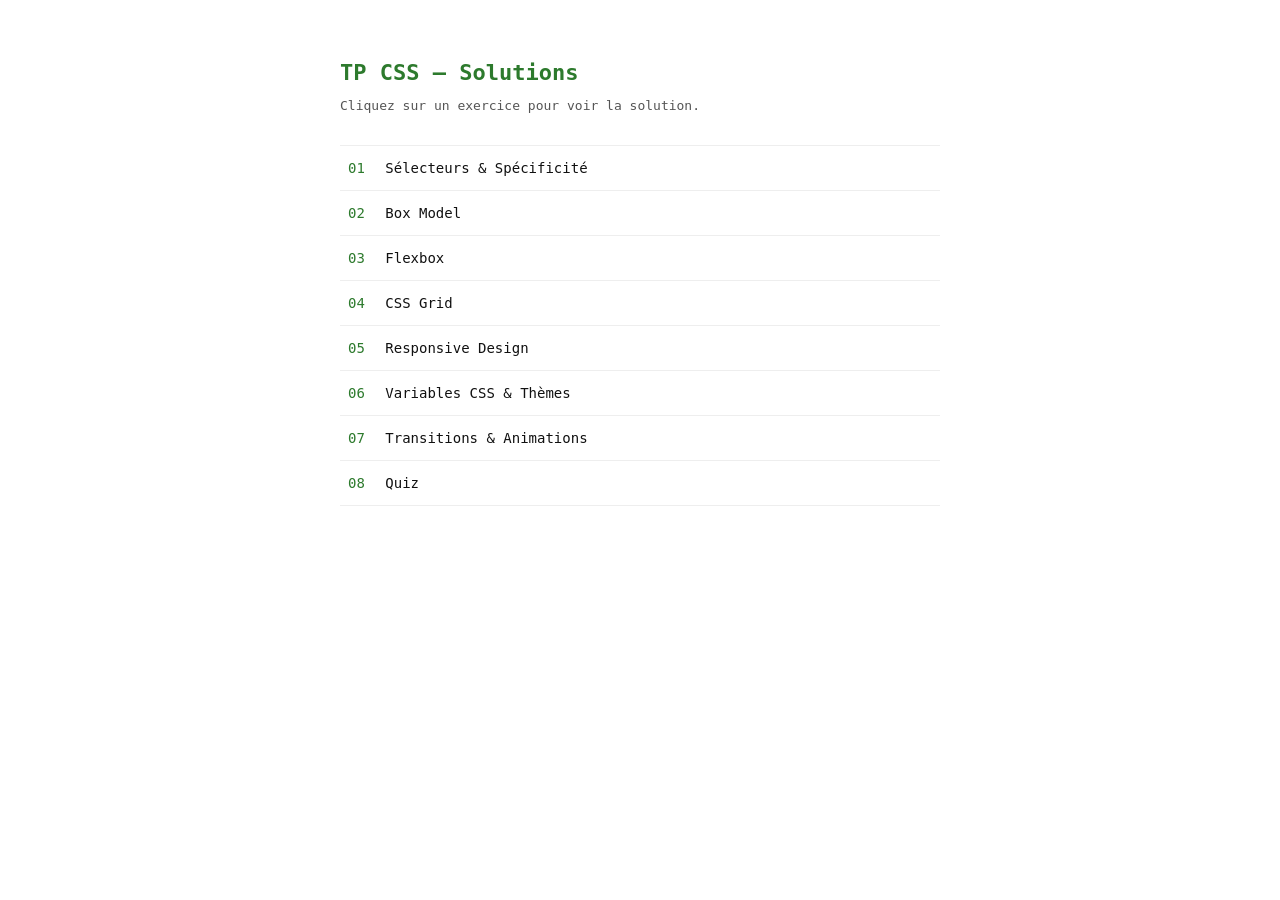
<file: index.html>
<!DOCTYPE html>
<html lang="fr">
<head>
  <meta charset="UTF-8">
  <title>TP CSS</title>
  <style>
    body {
      font-family: monospace;
      background: #fff;
      color: #111;
      max-width: 600px;
      margin: 60px auto;
      padding: 0 20px;
    }
    h1 { color: #2d7a2d; font-size: 22px; margin-bottom: 4px; }
    p  { color: #555; font-size: 13px; margin-bottom: 32px; }
    ul { list-style: none; padding: 0; }
    li { border-bottom: 1px solid #eee; }
    li:first-child { border-top: 1px solid #eee; }
    a {
      display: block;
      padding: 14px 8px;
      text-decoration: none;
      color: #111;
      font-size: 14px;
      transition: color .15s;
    }
    a:hover { 
    color: #2d7a2d; 
    }
    .num { 
    color: #2d7a2d; margin-right: 12px; 
    }
  </style>
</head>
<body>
  <h1>TP CSS — Solutions</h1>
  <p>Cliquez sur un exercice pour voir la solution.</p>
  <ul>
    <li><a href="exercice1/index.html"><span class="num">01</span> Sélecteurs &amp; Spécificité</a></li>
    <li><a href="exercice2/index.html"><span class="num">02</span> Box Model</a></li>
    <li><a href="exercice3/index.html"><span class="num">03</span> Flexbox</a></li>
    <li><a href="exercice4/index.html"><span class="num">04</span> CSS Grid</a></li>
    <li><a href="exercice5/index.html"><span class="num">05</span> Responsive Design</a></li>
    <li><a href="exercice6/index.html"><span class="num">06</span> Variables CSS &amp; Thèmes</a></li>
    <li><a href="exercice7/index.html"><span class="num">07</span> Transitions &amp; Animations</a></li>
    <li><a href="exercice8/index.html"><span class="num">08</span> Quiz</a></li>
  </ul>
</body>
</html>
</file>
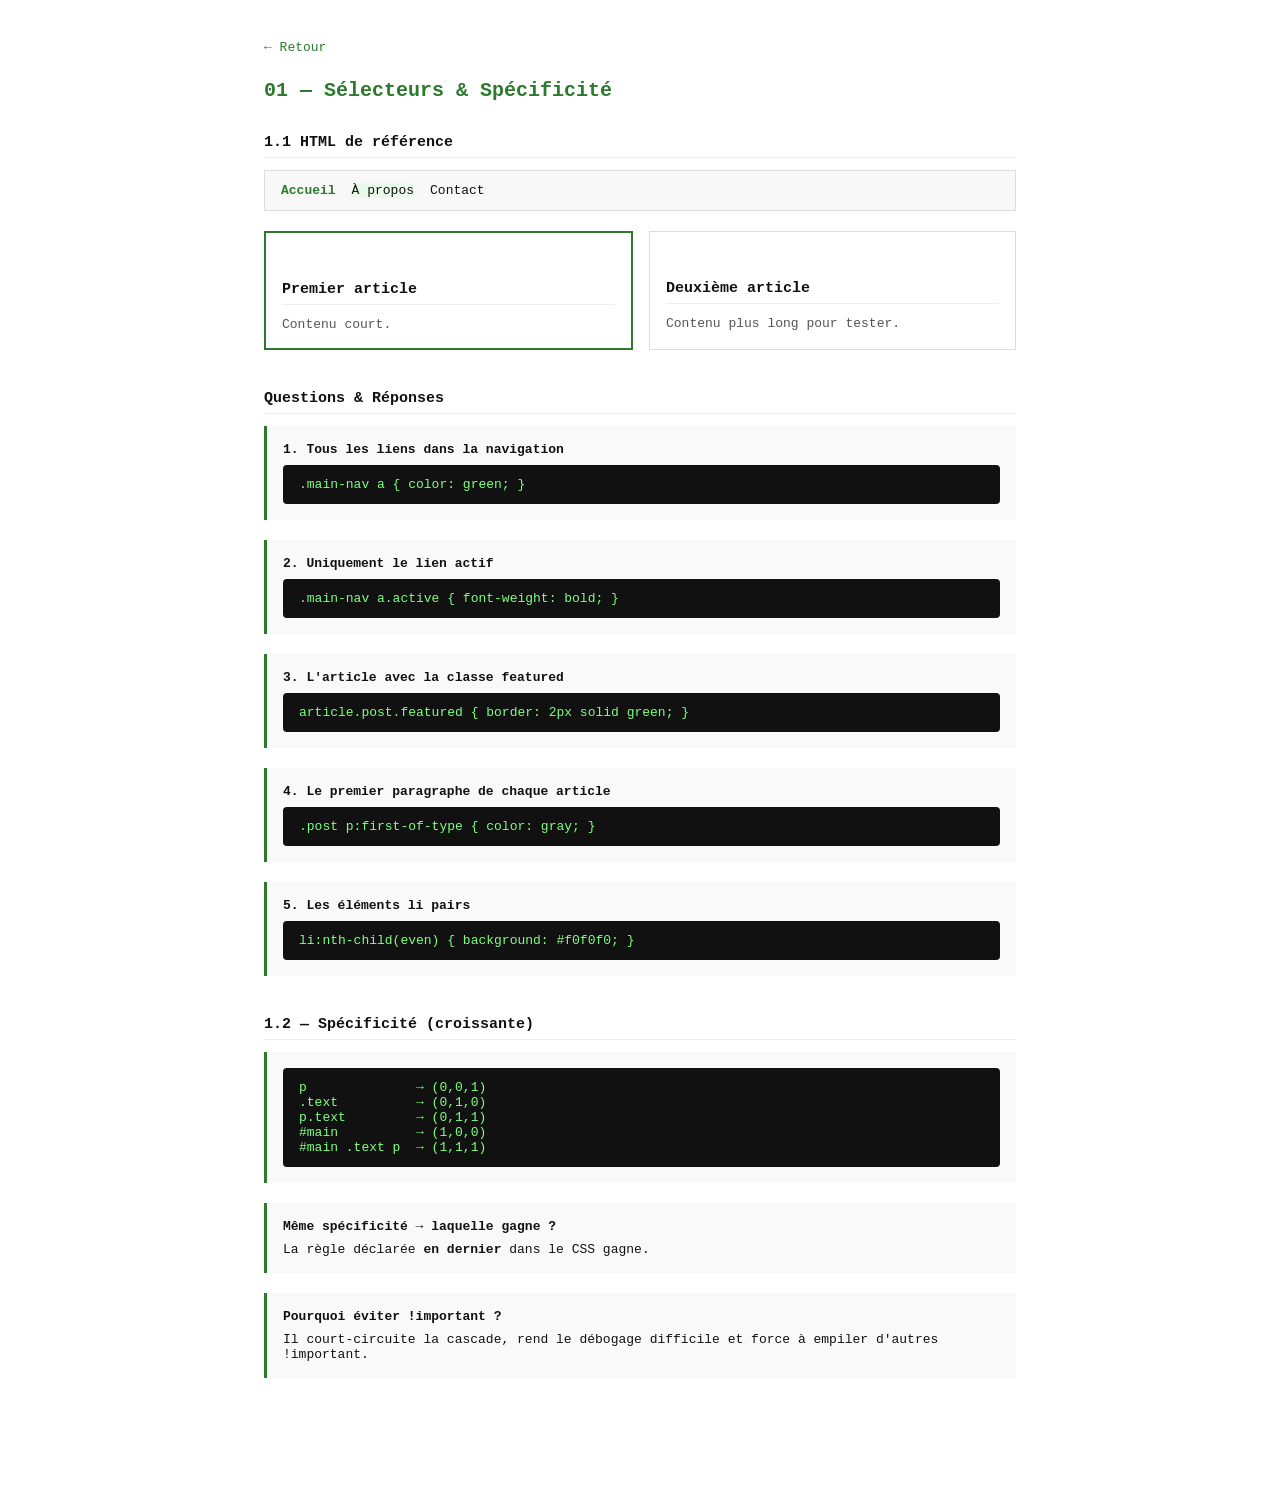
<file: exercice1/index.html>
<!DOCTYPE html>
<html lang="fr">
<head>
  <meta charset="UTF-8">
  <title>Ex 01 — Sélecteurs & Spécificité</title>
  <link rel="stylesheet" href="css/style.css">
</head>
<body>

  <a href="../index.html" class="back">← Retour</a>
  <h1>01 — Sélecteurs &amp; Spécificité</h1>

  <h2>1.1 HTML de référence</h2>

  <nav class="main-nav">
    <ul>
      <li><a href="/" class="active">Accueil</a></li>
      <li><a href="/about">À propos</a></li>
      <li><a href="/contact">Contact</a></li>
    </ul>
  </nav>

  <main>
    <article class="post featured">
      <h2>Premier article</h2>
      <p>Contenu court.</p>
    </article>
    <article class="post">
      <h2>Deuxième article</h2>
      <p>Contenu plus long pour tester.</p>
    </article>
  </main>

  <section class="questions">
    <h2>Questions &amp; Réponses</h2>

    <div class="qa">
      <p class="q">1. Tous les liens dans la navigation</p>
      <pre>.main-nav a { color: green; }</pre>
    </div>

    <div class="qa">
      <p class="q">2. Uniquement le lien actif</p>
      <pre>.main-nav a.active { font-weight: bold; }</pre>
    </div>

    <div class="qa">
      <p class="q">3. L'article avec la classe featured</p>
      <pre>article.post.featured { border: 2px solid green; }</pre>
    </div>

    <div class="qa">
      <p class="q">4. Le premier paragraphe de chaque article</p>
      <pre>.post p:first-of-type { color: gray; }</pre>
    </div>

    <div class="qa">
      <p class="q">5. Les éléments li pairs</p>
      <pre>li:nth-child(even) { background: #f0f0f0; }</pre>
    </div>
  </section>

  <section class="questions">
    <h2>1.2 — Spécificité (croissante)</h2>

    <div class="qa">
      <pre>p              → (0,0,1)
.text          → (0,1,0)
p.text         → (0,1,1)
#main          → (1,0,0)
#main .text p  → (1,1,1)</pre>
    </div>

    <div class="qa">
      <p class="q">Même spécificité → laquelle gagne ?</p>
      <p>La règle déclarée <strong>en dernier</strong> dans le CSS gagne.</p>
    </div>

    <div class="qa">
      <p class="q">Pourquoi éviter !important ?</p>
      <p>Il court-circuite la cascade, rend le débogage difficile et force à empiler d'autres <code>!important</code>.</p>
    </div>
  </section>

</body>
</html>
</file>
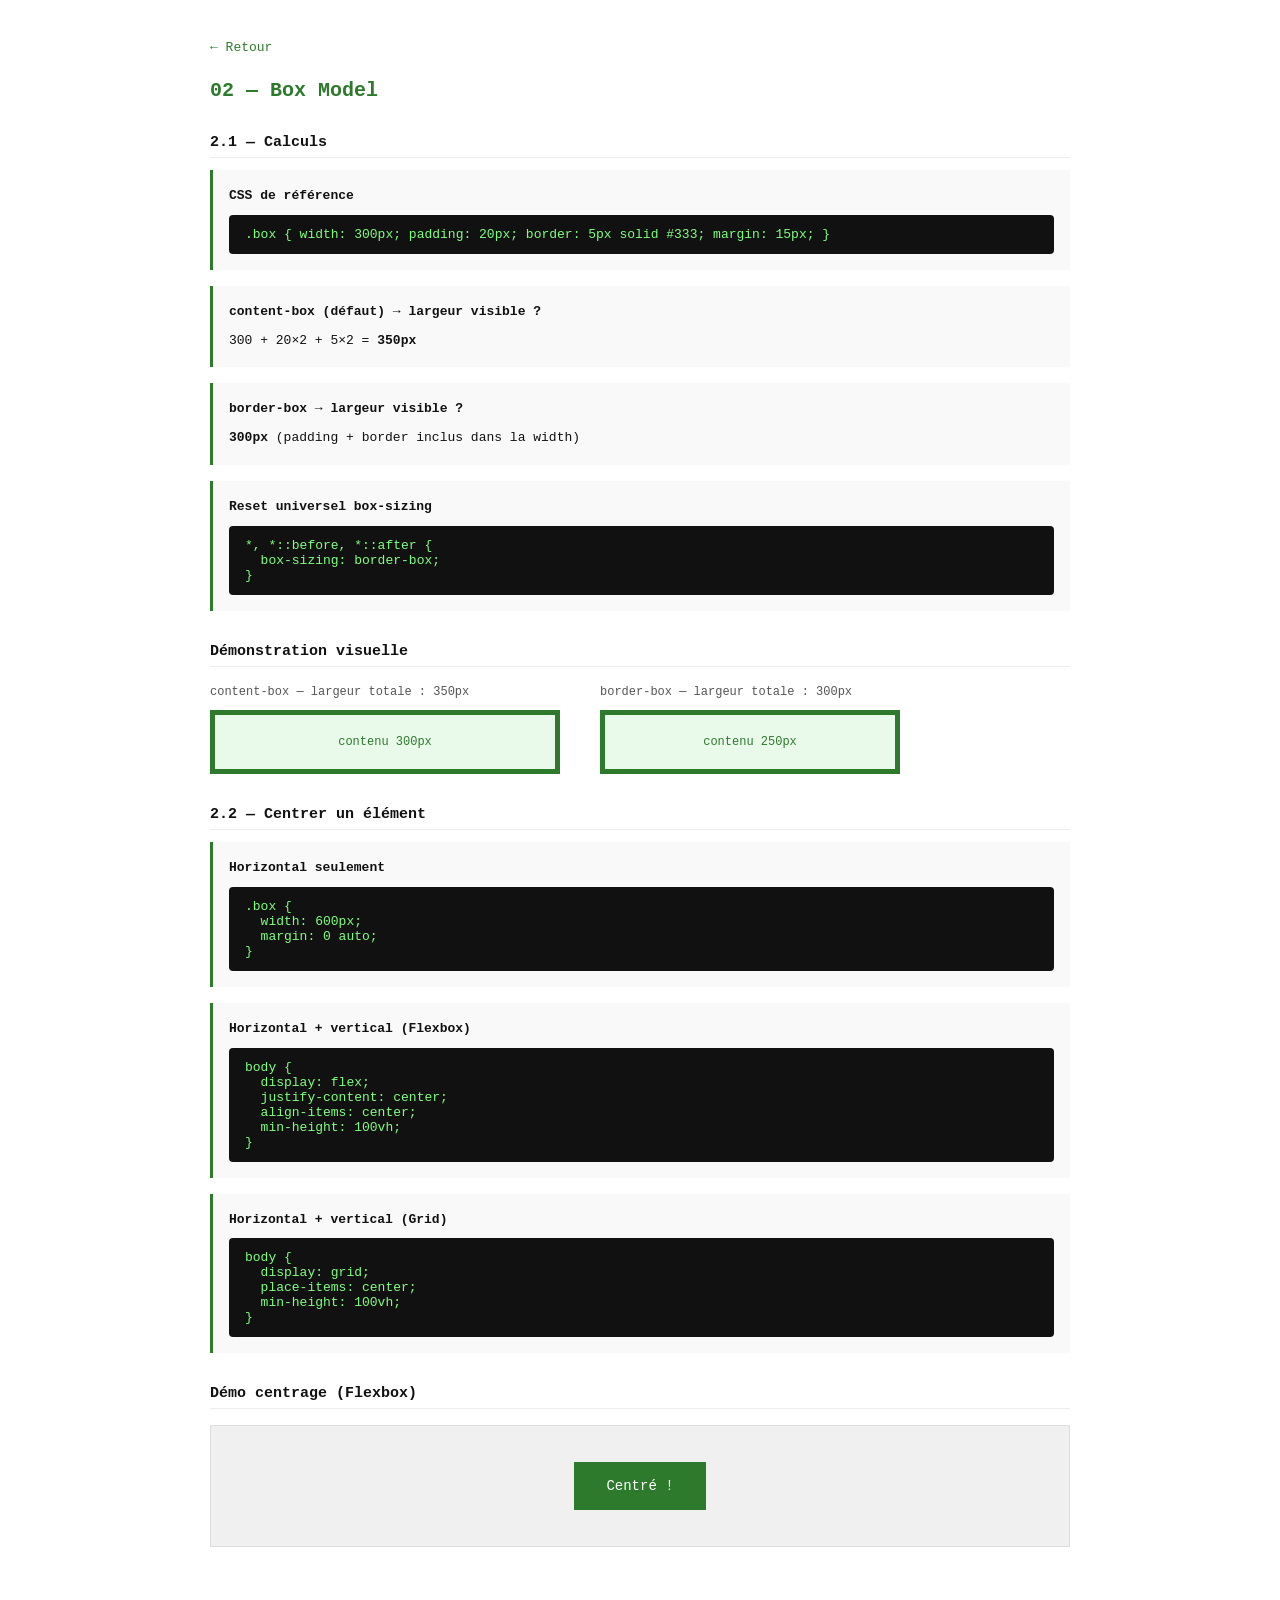
<file: exercice2/index.html>
<!DOCTYPE html>
<html lang="fr">
<head>
  <meta charset="UTF-8">
  <title>Ex 02 — Box Model</title>
  <link rel="stylesheet" href="css/style.css">
</head>
<body>

  <a href="../index.html" class="back">← Retour</a>
  <h1>02 — Box Model</h1>

  <h2>2.1 — Calculs</h2>

  <div class="questions">
    <div class="qa">
      <p class="q">CSS de référence</p>
      <pre>.box { width: 300px; padding: 20px; border: 5px solid #333; margin: 15px; }</pre>
    </div>

    <div class="qa">
      <p class="q">content-box (défaut) → largeur visible ?</p>
      <p>300 + 20×2 + 5×2 = <strong>350px</strong></p>
    </div>

    <div class="qa">
      <p class="q">border-box → largeur visible ?</p>
      <p><strong>300px</strong> (padding + border inclus dans la width)</p>
    </div>

    <div class="qa">
      <p class="q">Reset universel box-sizing</p>
      <pre>*, *::before, *::after {
  box-sizing: border-box;
}</pre>
    </div>
  </div>

  <h2>Démonstration visuelle</h2>

  <div class="demo-row">
    <div>
      <p class="label">content-box — largeur totale : 350px</p>
      <div class="box content-box-demo">contenu 300px</div>
    </div>
    <div>
      <p class="label">border-box — largeur totale : 300px</p>
      <div class="box border-box-demo">contenu 250px</div>
    </div>
  </div>

  <h2>2.2 — Centrer un élément</h2>

  <div class="questions">
    <div class="qa">
      <p class="q">Horizontal seulement</p>
      <pre>.box {
  width: 600px;
  margin: 0 auto;
}</pre>
    </div>

    <div class="qa">
      <p class="q">Horizontal + vertical (Flexbox)</p>
      <pre>body {
  display: flex;
  justify-content: center;
  align-items: center;
  min-height: 100vh;
}</pre>
    </div>

    <div class="qa">
      <p class="q">Horizontal + vertical (Grid)</p>
      <pre>body {
  display: grid;
  place-items: center;
  min-height: 100vh;
}</pre>
    </div>
  </div>

  <h2>Démo centrage (Flexbox)</h2>
  <div class="center-demo">
    <div class="centered-box">Centré !</div>
  </div>

</body>
</html>
</file>
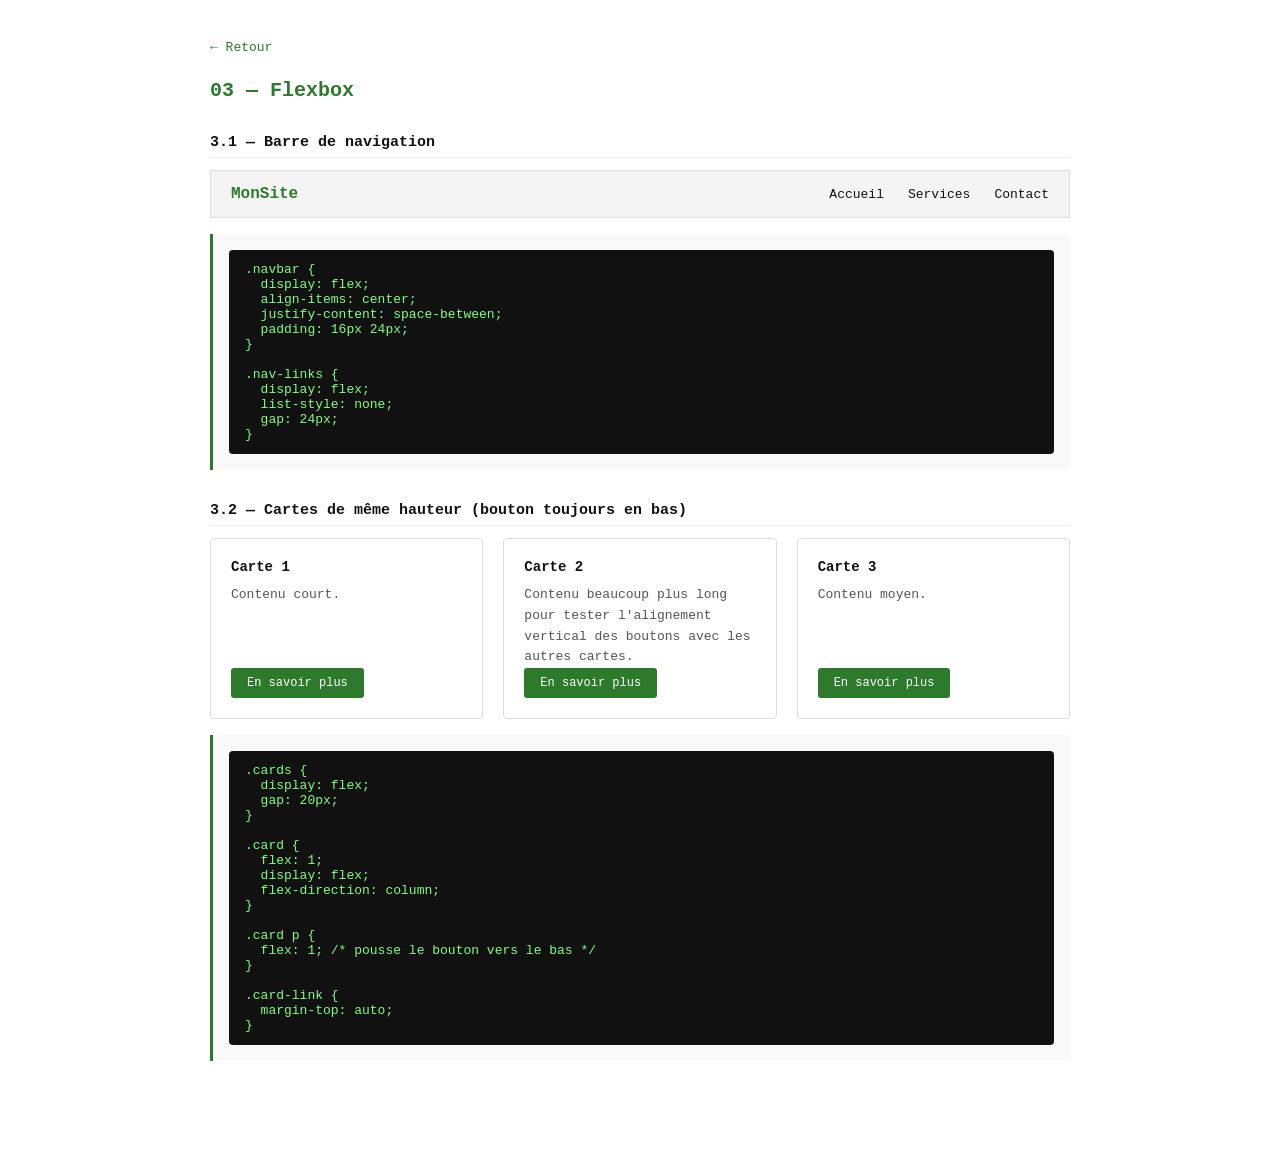
<file: exercice3/index.html>
<!DOCTYPE html>
<html lang="fr">
<head>
  <meta charset="UTF-8">
  <title>Ex 03 — Flexbox</title>
  <link rel="stylesheet" href="css/style.css">
</head>
<body>

  <a href="../index.html" class="back">← Retour</a>
  <h1>03 — Flexbox</h1>

  <h2>3.1 — Barre de navigation</h2>

  <nav class="navbar">
    <div class="logo">MonSite</div>
    <ul class="nav-links">
      <li><a href="#">Accueil</a></li>
      <li><a href="#">Services</a></li>
      <li><a href="#">Contact</a></li>
    </ul>
  </nav>

  <div class="questions" style="margin-top:16px;">
    <div class="qa">
      <pre>.navbar {
  display: flex;
  align-items: center;
  justify-content: space-between;
  padding: 16px 24px;
}

.nav-links {
  display: flex;
  list-style: none;
  gap: 24px;
}</pre>
    </div>
  </div>

  <h2>3.2 — Cartes de même hauteur (bouton toujours en bas)</h2>

  <div class="cards">
    <div class="card">
      <h3>Carte 1</h3>
      <p>Contenu court.</p>
      <a href="#" class="card-link">En savoir plus</a>
    </div>
    <div class="card">
      <h3>Carte 2</h3>
      <p>Contenu beaucoup plus long pour tester l'alignement vertical des boutons avec les autres cartes.</p>
      <a href="#" class="card-link">En savoir plus</a>
    </div>
    <div class="card">
      <h3>Carte 3</h3>
      <p>Contenu moyen.</p>
      <a href="#" class="card-link">En savoir plus</a>
    </div>
  </div>

  <div class="questions" style="margin-top:16px;">
    <div class="qa">
      <pre>.cards {
  display: flex;
  gap: 20px;
}

.card {
  flex: 1;
  display: flex;
  flex-direction: column;
}

.card p {
  flex: 1; /* pousse le bouton vers le bas */
}

.card-link {
  margin-top: auto;
}</pre>
    </div>
  </div>

</body>
</html>
</file>
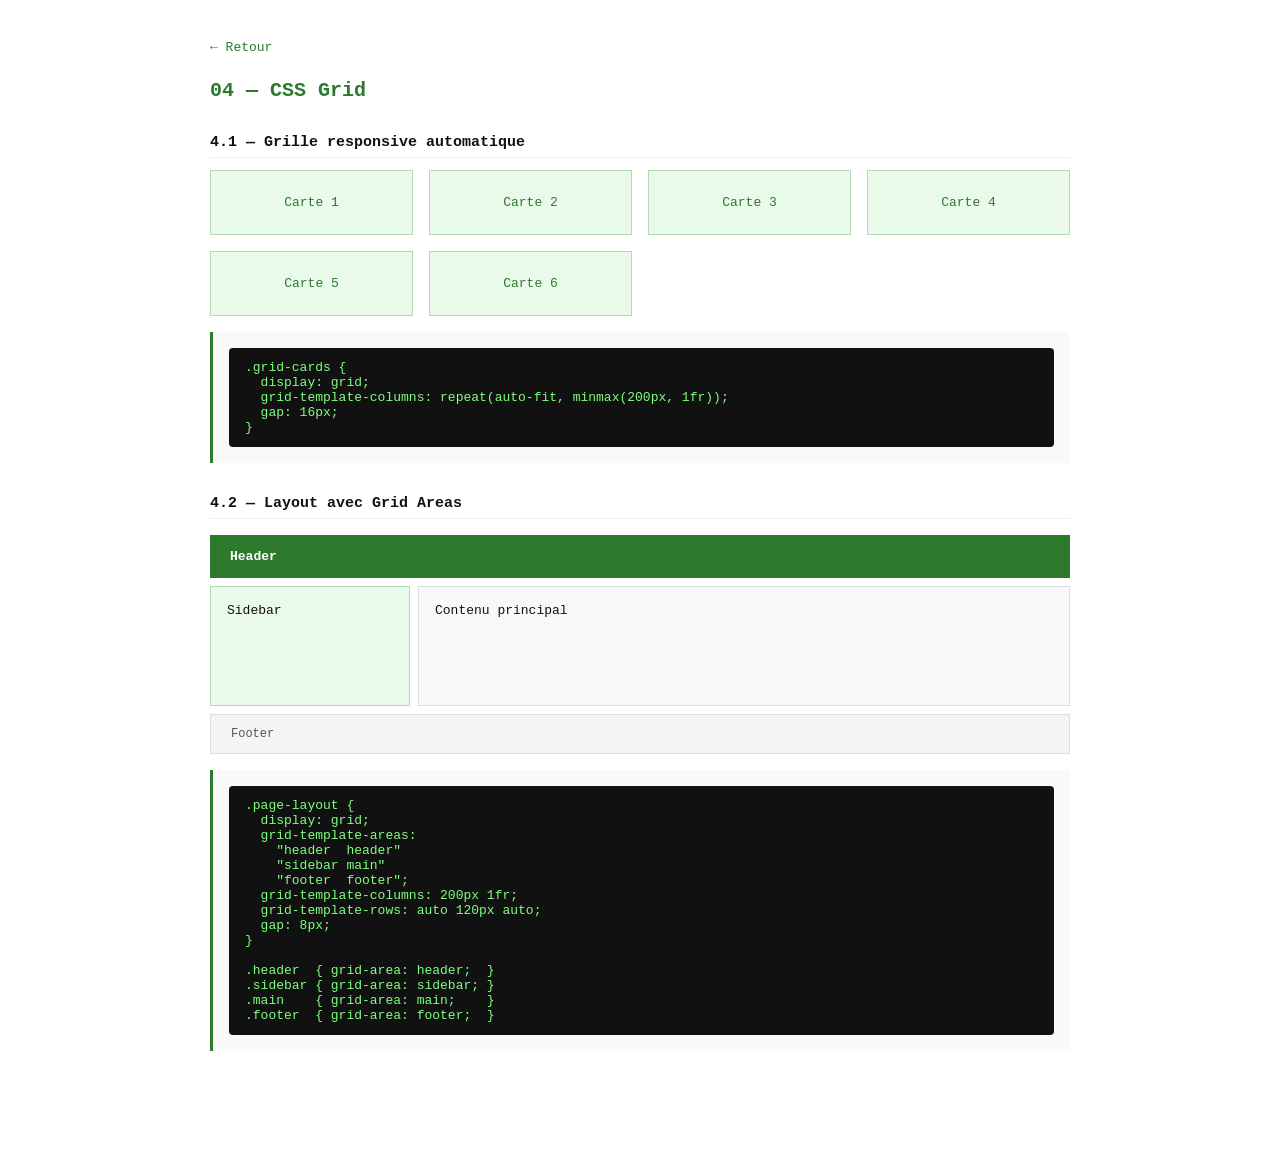
<file: exercice4/index.html>
<!DOCTYPE html>
<html lang="fr">
<head>
  <meta charset="UTF-8">
  <title>Ex 04 — CSS Grid</title>
  <link rel="stylesheet" href="css/style.css">
</head>
<body>

  <a href="../index.html" class="back">← Retour</a>
  <h1>04 — CSS Grid</h1>

  <h2>4.1 — Grille responsive automatique</h2>

  <div class="grid-cards">
    <div class="card">Carte 1</div>
    <div class="card">Carte 2</div>
    <div class="card">Carte 3</div>
    <div class="card">Carte 4</div>
    <div class="card">Carte 5</div>
    <div class="card">Carte 6</div>
  </div>

  <div class="questions" style="margin-top:16px;">
    <div class="qa">
      <pre>.grid-cards {
  display: grid;
  grid-template-columns: repeat(auto-fit, minmax(200px, 1fr));
  gap: 16px;
}</pre>
    </div>
  </div>

  <h2>4.2 — Layout avec Grid Areas</h2>

  <div class="page-layout">
    <header class="header">Header</header>
    <nav class="sidebar">Sidebar</nav>
    <main class="main">Contenu principal</main>
    <footer class="footer">Footer</footer>
  </div>

  <div class="questions" style="margin-top:16px;">
    <div class="qa">
      <pre>.page-layout {
  display: grid;
  grid-template-areas:
    "header  header"
    "sidebar main"
    "footer  footer";
  grid-template-columns: 200px 1fr;
  grid-template-rows: auto 120px auto;
  gap: 8px;
}

.header  { grid-area: header;  }
.sidebar { grid-area: sidebar; }
.main    { grid-area: main;    }
.footer  { grid-area: footer;  }</pre>
    </div>
  </div>

</body>
</html>
</file>
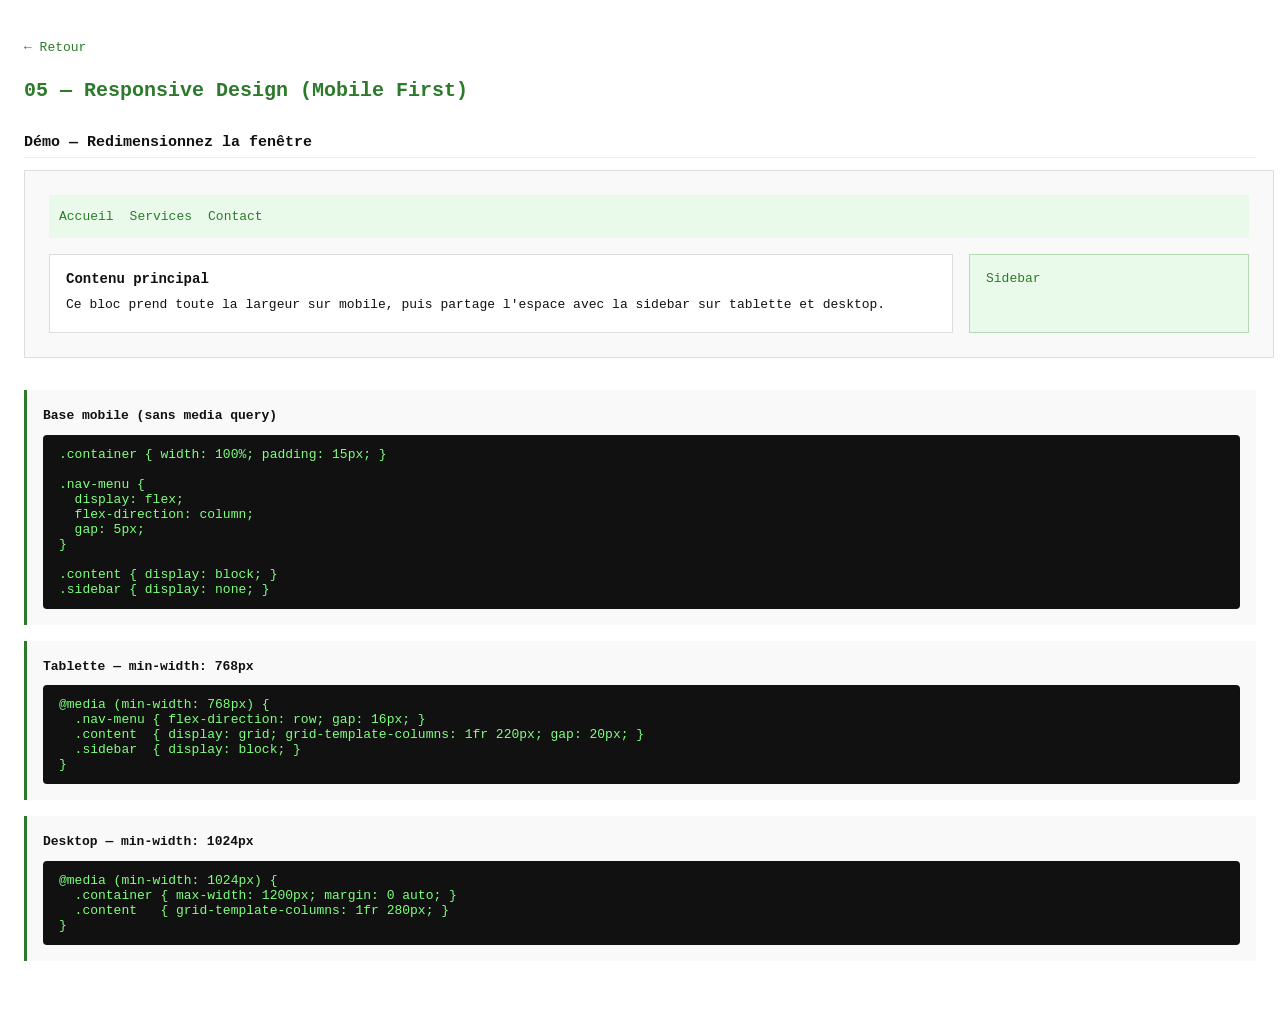
<file: exercice5/index.html>
<!DOCTYPE html>
<html lang="fr">
<head>
  <meta charset="UTF-8">
  <title>Ex 05 — Responsive Design</title>
  <link rel="stylesheet" href="css/style.css">
</head>
<body>

  <a href="../index.html" class="back">← Retour</a>
  <h1>05 — Responsive Design (Mobile First)</h1>

  <h2>Démo — Redimensionnez la fenêtre</h2>

  <div class="container">
    <nav class="nav-menu">
      <a href="#">Accueil</a>
      <a href="#">Services</a>
      <a href="#">Contact</a>
    </nav>
    <div class="content">
      <div class="main-content">
        <h3>Contenu principal</h3>
        <p>Ce bloc prend toute la largeur sur mobile, puis partage l'espace avec la sidebar sur tablette et desktop.</p>
      </div>
      <aside class="sidebar">Sidebar</aside>
    </div>
  </div>

  <div class="questions" style="margin-top:32px;">
    <div class="qa">
      <p class="q">Base mobile (sans media query)</p>
      <pre>.container { width: 100%; padding: 15px; }

.nav-menu {
  display: flex;
  flex-direction: column;
  gap: 5px;
}

.content { display: block; }
.sidebar { display: none; }</pre>
    </div>

    <div class="qa">
      <p class="q">Tablette — min-width: 768px</p>
      <pre>@media (min-width: 768px) {
  .nav-menu { flex-direction: row; gap: 16px; }
  .content  { display: grid; grid-template-columns: 1fr 220px; gap: 20px; }
  .sidebar  { display: block; }
}</pre>
    </div>

    <div class="qa">
      <p class="q">Desktop — min-width: 1024px</p>
      <pre>@media (min-width: 1024px) {
  .container { max-width: 1200px; margin: 0 auto; }
  .content   { grid-template-columns: 1fr 280px; }
}</pre>
    </div>
  </div>

</body>
</html>
</file>
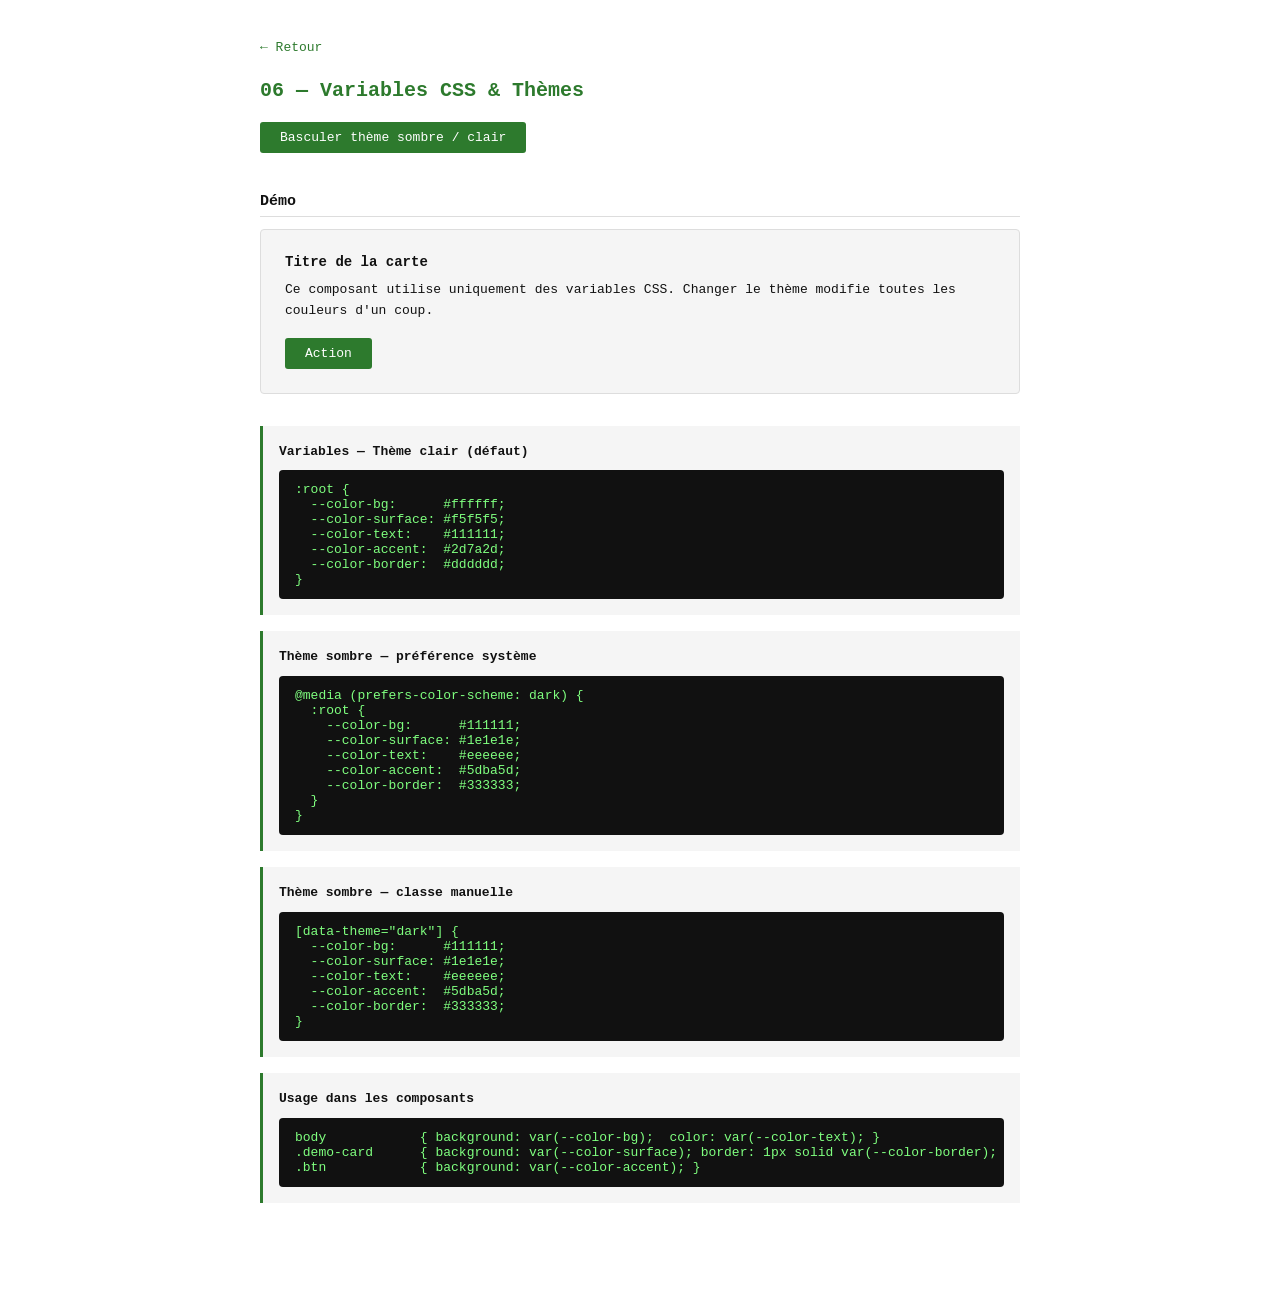
<file: exercice6/index.html>
<!DOCTYPE html>
<html lang="fr" data-theme="light">
<head>
  <meta charset="UTF-8">
  <title>Ex 06 — Variables CSS</title>
  <link rel="stylesheet" href="css/style.css">
</head>
<body>

  <a href="../index.html" class="back">← Retour</a>
  <h1>06 — Variables CSS &amp; Thèmes</h1>

  <button id="toggle">Basculer thème sombre / clair</button>

  <h2>Démo</h2>

  <div class="demo-card">
    <h3>Titre de la carte</h3>
    <p>Ce composant utilise uniquement des variables CSS. Changer le thème modifie toutes les couleurs d'un coup.</p>
    <a href="#" class="btn">Action</a>
  </div>

  <div class="questions" style="margin-top:32px;">
    <div class="qa">
      <p class="q">Variables — Thème clair (défaut)</p>
      <pre>:root {
  --color-bg:      #ffffff;
  --color-surface: #f5f5f5;
  --color-text:    #111111;
  --color-accent:  #2d7a2d;
  --color-border:  #dddddd;
}</pre>
    </div>

    <div class="qa">
      <p class="q">Thème sombre — préférence système</p>
      <pre>@media (prefers-color-scheme: dark) {
  :root {
    --color-bg:      #111111;
    --color-surface: #1e1e1e;
    --color-text:    #eeeeee;
    --color-accent:  #5dba5d;
    --color-border:  #333333;
  }
}</pre>
    </div>

    <div class="qa">
      <p class="q">Thème sombre — classe manuelle</p>
      <pre>[data-theme="dark"] {
  --color-bg:      #111111;
  --color-surface: #1e1e1e;
  --color-text:    #eeeeee;
  --color-accent:  #5dba5d;
  --color-border:  #333333;
}</pre>
    </div>

    <div class="qa">
      <p class="q">Usage dans les composants</p>
      <pre>body            { background: var(--color-bg);  color: var(--color-text); }
.demo-card      { background: var(--color-surface); border: 1px solid var(--color-border); }
.btn            { background: var(--color-accent); }</pre>
    </div>
  </div>


</body>
</html>
</file>
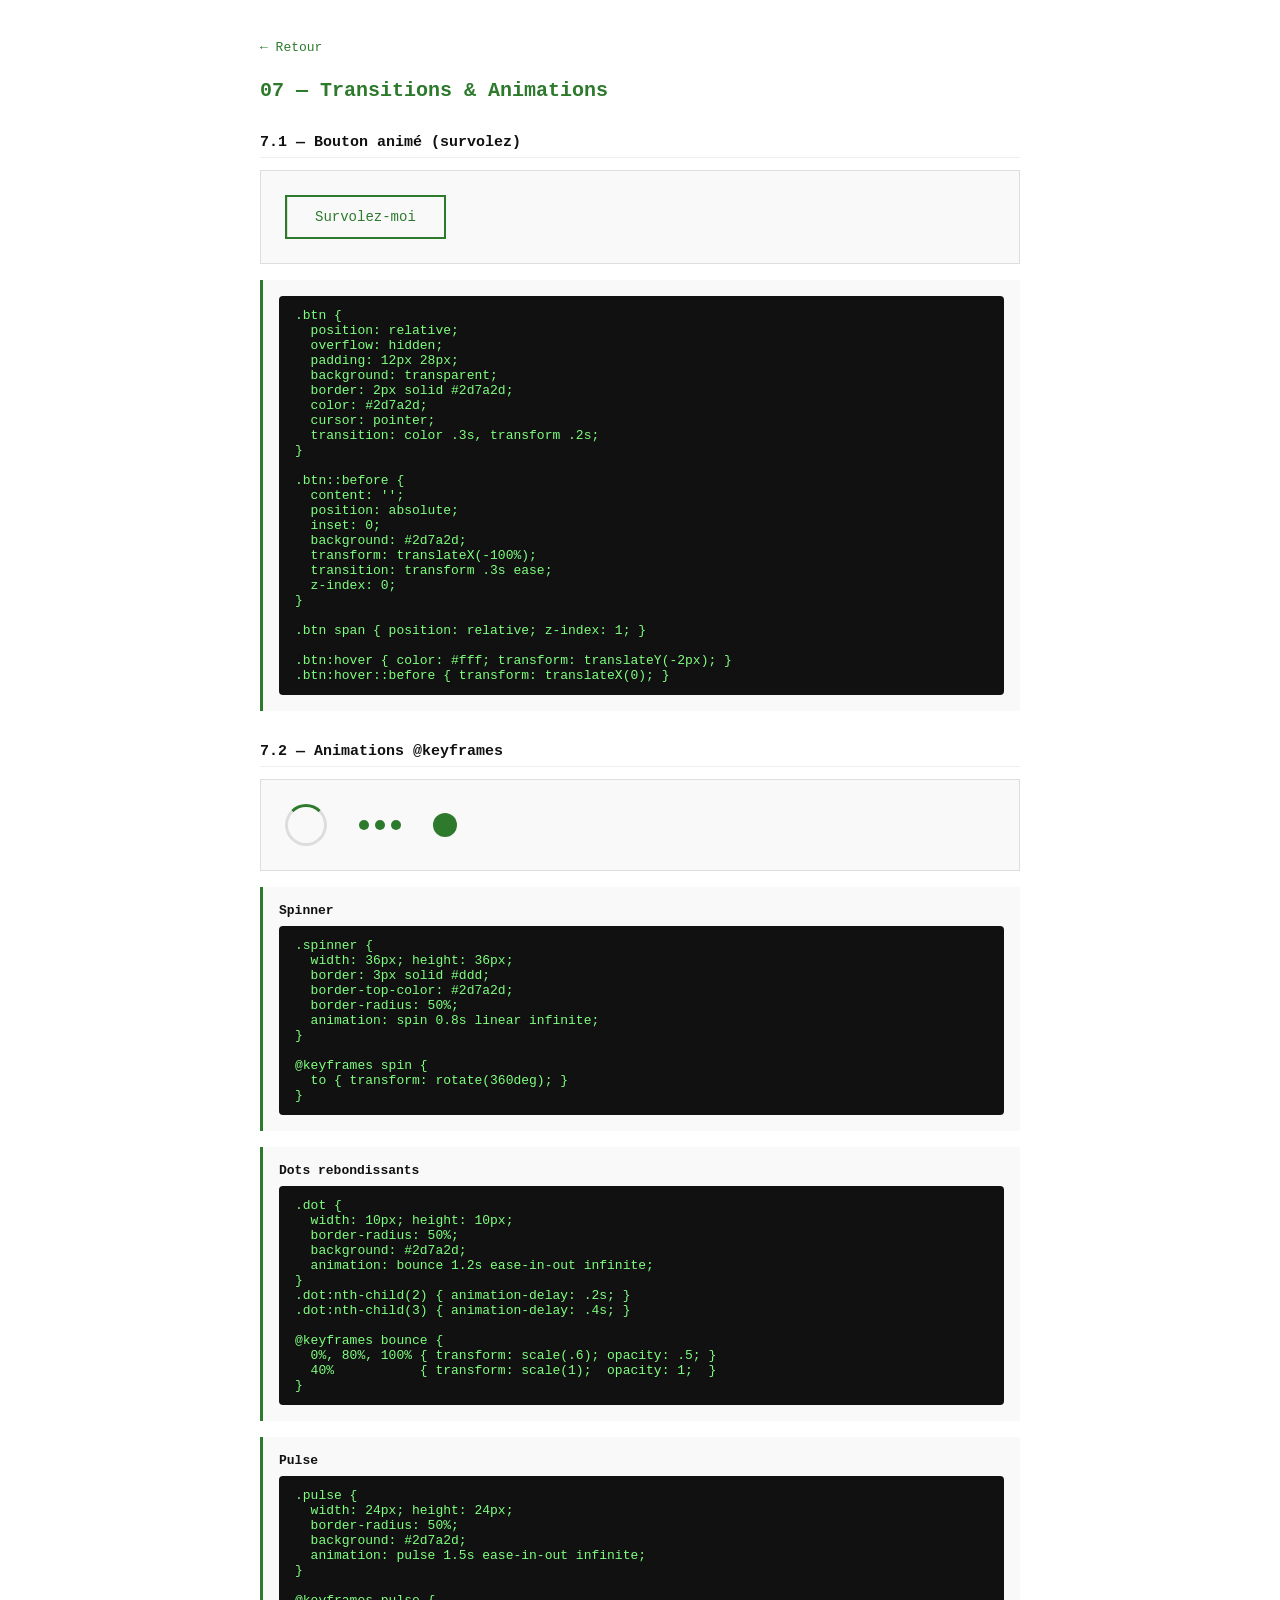
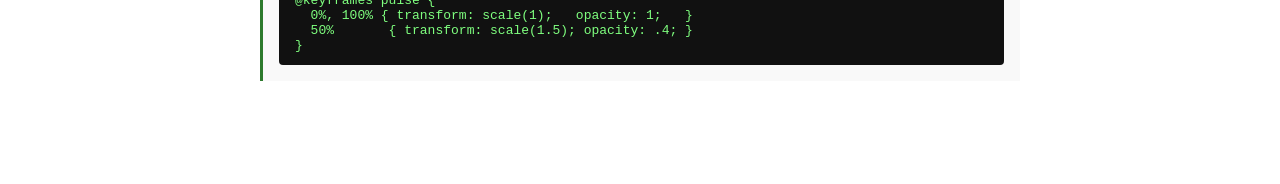
<file: exercice7/index.html>
<!DOCTYPE html>
<html lang="fr">
<head>
  <meta charset="UTF-8">
  <title>Ex 07 — Transitions & Animations</title>
  <link rel="stylesheet" href="css/style.css">
</head>
<body>

  <a href="../index.html" class="back">← Retour</a>
  <h1>07 — Transitions &amp; Animations</h1>

  <h2>7.1 — Bouton animé (survolez)</h2>

  <div class="demo-zone">
    <button class="btn"><span>Survolez-moi</span></button>
  </div>

  <div class="questions" style="margin-top:16px;">
    <div class="qa">
      <pre>.btn {
  position: relative;
  overflow: hidden;
  padding: 12px 28px;
  background: transparent;
  border: 2px solid #2d7a2d;
  color: #2d7a2d;
  cursor: pointer;
  transition: color .3s, transform .2s;
}

.btn::before {
  content: '';
  position: absolute;
  inset: 0;
  background: #2d7a2d;
  transform: translateX(-100%);
  transition: transform .3s ease;
  z-index: 0;
}

.btn span { position: relative; z-index: 1; }

.btn:hover { color: #fff; transform: translateY(-2px); }
.btn:hover::before { transform: translateX(0); }</pre>
    </div>
  </div>

  <h2>7.2 — Animations @keyframes</h2>

  <div class="demo-zone">
    <div class="spinner"></div>

    <div class="dots">
      <div class="dot"></div>
      <div class="dot"></div>
      <div class="dot"></div>
    </div>

    <div class="pulse"></div>
  </div>

  <div class="questions" style="margin-top:16px;">
    <div class="qa">
      <p class="q">Spinner</p>
      <pre>.spinner {
  width: 36px; height: 36px;
  border: 3px solid #ddd;
  border-top-color: #2d7a2d;
  border-radius: 50%;
  animation: spin 0.8s linear infinite;
}

@keyframes spin {
  to { transform: rotate(360deg); }
}</pre>
    </div>

    <div class="qa">
      <p class="q">Dots rebondissants</p>
      <pre>.dot {
  width: 10px; height: 10px;
  border-radius: 50%;
  background: #2d7a2d;
  animation: bounce 1.2s ease-in-out infinite;
}
.dot:nth-child(2) { animation-delay: .2s; }
.dot:nth-child(3) { animation-delay: .4s; }

@keyframes bounce {
  0%, 80%, 100% { transform: scale(.6); opacity: .5; }
  40%           { transform: scale(1);  opacity: 1;  }
}</pre>
    </div>

    <div class="qa">
      <p class="q">Pulse</p>
      <pre>.pulse {
  width: 24px; height: 24px;
  border-radius: 50%;
  background: #2d7a2d;
  animation: pulse 1.5s ease-in-out infinite;
}

@keyframes pulse {
  0%, 100% { transform: scale(1);   opacity: 1;   }
  50%       { transform: scale(1.5); opacity: .4; }
}</pre>
    </div>
  </div>

</body>
</html>
</file>
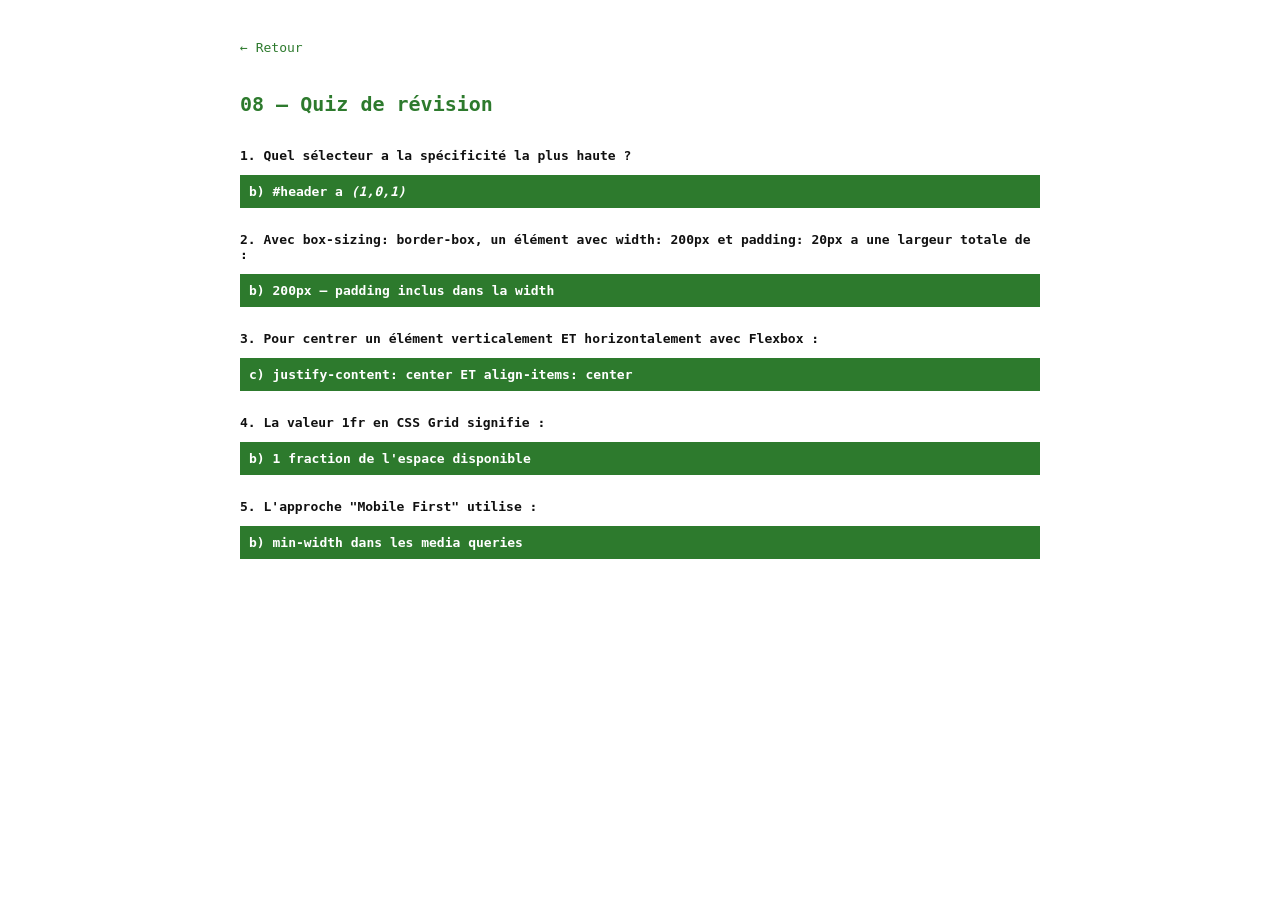
<file: exercice8/index.html>
<!DOCTYPE html>
<html lang="fr">
<head>
  <meta charset="UTF-8">
  <title>Ex 08 — Quiz</title>
  <link rel="stylesheet" href="css/style.css">
</head>
<body>

  <a href="../index.html" class="back">← Retour</a>
  <h1>08 — Quiz de révision</h1>
  <!-- Q1 -->
  <div class="quiz-item">
    <p class="q">1. Quel sélecteur a la spécificité la plus haute ?</p>
      <div class="rep">b) #header a <em>(1,0,1)</em></div>
  </div>

  <!-- Q2 -->
  <div class="quiz-item">
    <p class="q">2. Avec <code>box-sizing: border-box</code>, un élément avec <code>width: 200px</code> et <code>padding: 20px</code> a une largeur totale de :</p>
      <div class="rep">b) 200px — padding inclus dans la width</div>
  </div>

  <!-- Q3 -->
  <div class="quiz-item">
    <p class="q">3. Pour centrer un élément verticalement ET horizontalement avec Flexbox :</p>
    
      <div class="rep">c) justify-content: center ET align-items: center</div>
    
  </div>

  <!-- Q4 -->
  <div class="quiz-item">
    <p class="q">4. La valeur <code>1fr</code> en CSS Grid signifie :</p>
    
      <div class="rep">b) 1 fraction de l'espace disponible</div>
    
  </div>

  <!-- Q5 -->
  <div class="quiz-item">
    <p class="q">5. L'approche "Mobile First" utilise :</p>
    
      <div class="rep">b) min-width dans les media queries</div>
    
  </div>
</body>
</html>
</file>
<file: exercice1/css/style.css>
*, *::before, *::after { box-sizing: border-box; margin: 0; padding: 0; }

body {
  font-family: monospace;
  background: #fff;
  color: #111;
  max-width: 800px;
  margin: 40px auto;
  padding: 0 24px 60px;
}

.back {
  display: inline-block;
  margin-bottom: 24px;
  color: #2d7a2d;
  text-decoration: none;
  font-size: 13px;
}

h1 { font-size: 20px; color: #2d7a2d; margin-bottom: 32px; }
h2 { font-size: 15px; margin: 32px 0 12px; border-bottom: 1px solid #eee; padding-bottom: 6px; }

.main-nav {
  background: #f8f8f8;
  padding: 12px 16px;
  border: 1px solid #ddd;
}

.main-nav ul { list-style: none; display: flex; gap: 16px; }

/* Réponse Q1 : tous les liens */
.main-nav a { color: #111; text-decoration: none; }

/* Réponse Q2 : lien actif */
.main-nav a.active { color: #2d7a2d; font-weight: bold; }

main { display: flex; gap: 16px; margin-top: 20px; }

.post {
  flex: 1;
  border: 1px solid #ddd;
  padding: 16px;
}

/* Réponse Q3 : article featured */
article.post.featured { border: 2px solid #2d7a2d; }

/* Réponse Q4 : premier paragraphe */
.post p:first-of-type { color: #555; font-size: 13px; }

/* Réponse Q5 : li pairs */
.main-nav li:nth-child(even) { background: #eafaea; }

/* ── Q&A ── */
.questions { margin-top: 40px; }

.qa {
  margin-bottom: 20px;
  padding: 16px;
  background: #f9f9f9;
  border-left: 3px solid #2d7a2d;
}

.q { font-weight: bold; margin-bottom: 8px; }

pre {
  background: #111;
  color: #7fff7f;
  padding: 12px 16px;
  border-radius: 4px;
  font-size: 13px;
  overflow-x: auto;
  white-space: pre;
}
</file>
<file: exercice2/css/style.css>
*
{
 margin: 0; padding: 0;
  }

body {
  font-family: monospace;
  background: #fff;
  color: #111;
  max-width: 860px;
  margin: 40px auto;
  padding: 0 24px 60px;
}

.back { display: inline-block; margin-bottom: 24px; color: #2d7a2d; text-decoration: none; font-size: 13px; }
h1 { font-size: 20px; color: #2d7a2d; margin-bottom: 32px; }
h2 { font-size: 15px; margin: 32px 0 12px; border-bottom: 1px solid #eee; padding-bottom: 6px; }

.questions { display: flex; flex-direction: column; gap: 16px; }

.qa {
  padding: 16px;
  background: #f9f9f9;
  border-left: 3px solid #2d7a2d;
}

.q { font-weight: bold; margin-bottom: 8px; }
p { font-size: 13px; line-height: 1.6; }

pre {
  background: #111;
  color: #7fff7f;
  padding: 12px 16px;
  border-radius: 4px;
  font-size: 13px;
  overflow-x: auto;
}

/* ── Box démo ── */
.demo-row { display: flex; gap: 40px; margin-top: 16px; flex-wrap: wrap; }

.label { font-size: 12px; color: #555; margin-bottom: 8px; }

.box {
  padding: 20px;
  border: 5px solid #2d7a2d;
  background: #eafaea;
  font-size: 12px;
  color: #2d7a2d;
  text-align: center;
}

.content-box-demo { box-sizing: content-box; width: 300px; }
.border-box-demo  { box-sizing: border-box;  width: 300px; }

/* ── Centrage démo ── */
.center-demo {
  display: flex;
  justify-content: center;
  align-items: center;
  height: 120px;
  background: #f0f0f0;
  border: 1px solid #ddd;
  margin-top: 16px;
}

.centered-box {
  padding: 16px 32px;
  background: #2d7a2d;
  color: #fff;
  font-size: 14px;
}
</file>
<file: exercice3/css/style.css>
*{
    margin: 0; padding: 0; }

body {
  font-family: monospace;
  background: #fff;
  color: #111;
  max-width: 860px;
  margin: 40px auto;
  padding: 0 24px 60px;
}

.back { display: inline-block; margin-bottom: 24px; color: #2d7a2d; text-decoration: none; font-size: 13px; }
h1 { font-size: 20px; color: #2d7a2d; margin-bottom: 32px; }
h2 { font-size: 15px; margin: 32px 0 12px; border-bottom: 1px solid #eee; padding-bottom: 6px; }

.questions { display: flex; flex-direction: column; gap: 16px; }
.qa { padding: 16px; background: #f9f9f9; border-left: 3px solid #2d7a2d; }

pre {
  background: #111;
  color: #7fff7f;
  padding: 12px 16px;
  border-radius: 4px;
  font-size: 13px;
  overflow-x: auto;
}

/* ── Navbar ── */
.navbar {
  display: flex;
  align-items: center;
  justify-content: space-between;
  padding: 14px 20px;
  background: #f4f4f4;
  border: 1px solid #ddd;
}

.logo { font-weight: bold; color: #2d7a2d; font-size: 16px; }

.nav-links {
  display: flex;
  list-style: none;
  gap: 24px;
}

.nav-links a { color: #111; text-decoration: none; font-size: 13px; }
.nav-links a:hover { color: #2d7a2d; }

/* ── Cards ── */
.cards {
  display: flex;
  gap: 20px;
}

.card {
  flex: 1;
  display: flex;
  flex-direction: column;
  border: 1px solid #ddd;
  padding: 20px;
  border-radius: 4px;
}

.card h3 { font-size: 14px; margin-bottom: 10px; }

.card p {
  flex: 1;
  font-size: 13px;
  color: #555;
  line-height: 1.6;
}

.card-link {
  display: inline-block;
  margin-top: auto;
  padding: 8px 16px;
  background: #2d7a2d;
  color: #fff;
  text-decoration: none;
  font-size: 12px;
  border-radius: 3px;
  align-self: flex-start;
}
</file>
<file: exercice4/css/style.css>
*{ border-box; margin: 0; padding: 0; }

body {
  font-family: monospace;
  background: #fff;
  color: #111;
  max-width: 860px;
  margin: 40px auto;
  padding: 0 24px 60px;
}

.back { display: inline-block; margin-bottom: 24px; color: #2d7a2d; text-decoration: none; font-size: 13px; }
h1 { font-size: 20px; color: #2d7a2d; margin-bottom: 32px; }
h2 { font-size: 15px; margin: 32px 0 12px; border-bottom: 1px solid #eee; padding-bottom: 6px; }

.questions { display: flex; flex-direction: column; gap: 16px; }
.qa { padding: 16px; background: #f9f9f9; border-left: 3px solid #2d7a2d; }

pre {
  background: #111;
  color: #7fff7f;
  padding: 12px 16px;
  border-radius: 4px;
  font-size: 13px;
  overflow-x: auto;
}

.grid-cards {
  display: grid;
  grid-template-columns: repeat(auto-fit, minmax(200px, 1fr));
  gap: 16px;
}

.card {
  background: #eafaea;
  border: 1px solid #b5d9b5;
  padding: 24px;
  text-align: center;
  font-size: 13px;
  color: #2d7a2d;
}

.page-layout {
  display: grid;
  grid-template-areas:
    "header  header"
    "sidebar main"
    "footer  footer";
  grid-template-columns: 200px 1fr;
  grid-template-rows: auto 120px auto;
  gap: 8px;
  margin-top: 16px;
}

.header  { grid-area: header;  background: #2d7a2d; color: #fff; padding: 14px 20px; font-weight: bold; }
.sidebar { grid-area: sidebar; background: #eafaea; border: 1px solid #b5d9b5; padding: 16px; font-size: 13px; }
.main    { grid-area: main;    background: #f9f9f9; border: 1px solid #ddd; padding: 16px; font-size: 13px; }
.footer  { grid-area: footer;  background: #f4f4f4; border: 1px solid #ddd; padding: 12px 20px; font-size: 12px; color: #555; }
</file>
<file: exercice5/css/style.css>
* {border-box; margin: 0; padding: 0; }

body {
  font-family: monospace;
  background: #fff;
  color: #111;
  padding: 40px 24px 60px;
}

.back { display: inline-block; margin-bottom: 24px; color: #2d7a2d; text-decoration: none; font-size: 13px; }
h1 { font-size: 20px; color: #2d7a2d; margin-bottom: 32px; }
h2 { font-size: 15px; margin: 32px 0 12px; border-bottom: 1px solid #eee; padding-bottom: 6px; }
h3 { font-size: 14px; margin-bottom: 8px; }

.questions { display: flex; flex-direction: column; gap: 16px; }
.qa { padding: 16px; background: #f9f9f9; border-left: 3px solid #2d7a2d; }
.q  { font-weight: bold; margin-bottom: 8px; }
p   { font-size: 13px; line-height: 1.6; }

pre {
  background: #111;
  color: #7fff7f;
  padding: 12px 16px;
  border-radius: 4px;
  font-size: 13px;
  overflow-x: auto;
}


.container {
  width: 100%;
  padding: 15px;
  background: #f9f9f9;
  border: 1px solid #ddd;
}

.nav-menu {
  display: flex;
  flex-direction: column;
  gap: 5px;
  background: #eafaea;
  padding: 10px;
  margin-bottom: 16px;
}

.nav-menu a { color: #2d7a2d; text-decoration: none; font-size: 13px; padding: 4px 0; }

.content { display: block; }

.main-content {
  padding: 16px;
  background: #fff;
  border: 1px solid #ddd;
}

.sidebar { display: none; }

@media (min-width: 768px) {
  .nav-menu {
    flex-direction: row;
    gap: 16px;
  }

  .content {
    display: grid;
    grid-template-columns: 1fr 220px;
    gap: 16px;
    margin-top: 16px;
  }

  .sidebar {
    display: block;
    background: #eafaea;
    border: 1px solid #b5d9b5;
    padding: 16px;
    font-size: 13px;
    color: #2d7a2d;
  }
}

@media (min-width: 1024px) {
  .container {
    max-width: 1200px;
    margin: 0 auto;
    padding: 24px;
  }

  .content {
    grid-template-columns: 1fr 280px;
  }
}
</file>
<file: exercice6/css/style.css>
:root {
  --color-bg:      #ffffff;
  --color-surface: #f5f5f5;
  --color-text:    #111111;
  --color-accent:  #2d7a2d;
  --color-border:  #dddddd;
}

@media (prefers-color-scheme: dark) {
  :root {
    --color-bg:      #111111;
    --color-surface: #1e1e1e;
    --color-text:    #eeeeee;
    --color-accent:  #5dba5d;
    --color-border:  #333333;
  }
}

[data-theme="dark"] {
  --color-bg:      #111111;
  --color-surface: #1e1e1e;
  --color-text:    #eeeeee;
  --color-accent:  #5dba5d;
  --color-border:  #333333;
}

*{ margin: 0; padding: 0; }

body {
  font-family: monospace;
  background: var(--color-bg);
  color: var(--color-text);
  max-width: 760px;
  margin: 40px auto;
  padding: 0 24px 60px;
  transition: background .3s, color .3s;
}

.back { display: inline-block; margin-bottom: 24px; color: var(--color-accent); text-decoration: none; font-size: 13px; }
h1 { font-size: 20px; color: var(--color-accent); margin-bottom: 20px; }
h2 { font-size: 15px; margin: 32px 0 12px; border-bottom: 1px solid var(--color-border); padding-bottom: 6px; }
h3 { font-size: 14px; margin-bottom: 10px; }
p  { font-size: 13px; line-height: 1.6; }

#toggle {
  padding: 8px 20px;
  background: var(--color-accent);
  color: #fff;
  border: none;
  font-family: monospace;
  font-size: 13px;
  cursor: pointer;
  border-radius: 3px;
  margin-bottom: 8px;
}

.demo-card {
  background: var(--color-surface);
  border: 1px solid var(--color-border);
  padding: 24px;
  border-radius: 4px;
  margin-top: 12px;
}

.btn {
  display: inline-block;
  margin-top: 16px;
  padding: 8px 20px;
  background: var(--color-accent);
  color: #fff;
  text-decoration: none;
  font-size: 13px;
  border-radius: 3px;
}

.questions { display: flex; flex-direction: column; gap: 16px; }
.qa { padding: 16px; background: var(--color-surface); border-left: 3px solid var(--color-accent); }
.q  { font-weight: bold; margin-bottom: 8px; }

pre {
  background: #111;
  color: #7fff7f;
  padding: 12px 16px;
  border-radius: 4px;
  font-size: 13px;
  overflow-x: auto;
}
</file>
<file: exercice7/css/style.css>
* {  border-box; margin: 0; padding: 0; }

body {
  font-family: monospace;
  background: #fff;
  color: #111;
  max-width: 760px;
  margin: 40px auto;
  padding: 0 24px 60px;
}

.back { display: inline-block; margin-bottom: 24px; color: #2d7a2d; text-decoration: none; font-size: 13px; }
h1 { font-size: 20px; color: #2d7a2d; margin-bottom: 32px; }
h2 { font-size: 15px; margin: 32px 0 12px; border-bottom: 1px solid #eee; padding-bottom: 6px; }

.questions { display: flex; flex-direction: column; gap: 16px; }
.qa { padding: 16px; background: #f9f9f9; border-left: 3px solid #2d7a2d; }
.q  { font-weight: bold; margin-bottom: 8px; }

pre {
  background: #111;
  color: #7fff7f;
  padding: 12px 16px;
  border-radius: 4px;
  font-size: 13px;
  overflow-x: auto;
}

.demo-zone {
  display: flex;
  align-items: center;
  gap: 32px;
  padding: 24px;
  background: #f9f9f9;
  border: 1px solid #ddd;
  flex-wrap: wrap;
}

.btn {
  position: relative;
  overflow: hidden;
  padding: 12px 28px;
  background: transparent;
  border: 2px solid #2d7a2d;
  color: #2d7a2d;
  font-family: monospace;
  font-size: 14px;
  cursor: pointer;
  transition: color .3s, transform .2s;
}

.btn::before {
  content: '';
  position: absolute;
  inset: 0;
  background: #2d7a2d;
  transform: translateX(-100%);
  transition: transform .3s ease;
  z-index: 0;
}

.btn span { position: relative; z-index: 1; }

.btn:hover { color: #fff; transform: translateY(-2px); }
.btn:hover::before { transform: translateX(0); }

.spinner {
  width: 36px;
  height: 36px;
  border: 3px solid #ddd;
  border-top-color: #2d7a2d;
  border-radius: 50%;
  animation: spin .8s linear infinite;
}

@keyframes spin {
  to { transform: rotate(360deg); }
}

.dots { display: flex; gap: 6px; }

.dot {
  width: 10px;
  height: 10px;
  border-radius: 50%;
  background: #2d7a2d;
  animation: bounce 1.2s ease-in-out infinite;
}
.dot:nth-child(2) { animation-delay: .2s; }
.dot:nth-child(3) { animation-delay: .4s; }

@keyframes bounce {
  0%, 80%, 100% { transform: scale(.6); opacity: .5; }
  40%           { transform: scale(1);  opacity: 1;  }
}

.pulse {
  width: 24px;
  height: 24px;
  border-radius: 50%;
  background: #2d7a2d;
  animation: pulse 1.5s ease-in-out infinite;
}

@keyframes pulse {
  0%, 100% { transform: scale(1);   opacity: 1;  }
  50%       { transform: scale(1.5); opacity: .4; }
}
</file>
<file: exercice8/css/style.css>
body {
  font-family: monospace;
  background: #fff;
  color: #111;
  max-width: 800px;
  margin: 40px auto;
  padding: 0 24px 60px;
}

.back {
  display: inline-block;
  margin-bottom: 24px;
  color: #2d7a2d;
  text-decoration: none;
  font-size: 13px;
}

h1 { font-size: 20px; color: #2d7a2d; margin-bottom: 32px; }
h2 { font-size: 15px; margin: 32px 0 12px; border-bottom: 1px solid #eee; padding-bottom: 6px; }


.quiz-item {
  margin-bottom: 24px;
}
.q {
border-color: #2d7a2d;
  font-weight: bold;
  margin-bottom: 12px;
}
.rep {
  color: #2d7a2d;
  font-weight: bold;
  border: 1px solid #2d7a2d;
  padding: 8px;
  background-color: #2d7a2d;
  color: #fff;
  margin-bottom: 12px;
}
</file>
